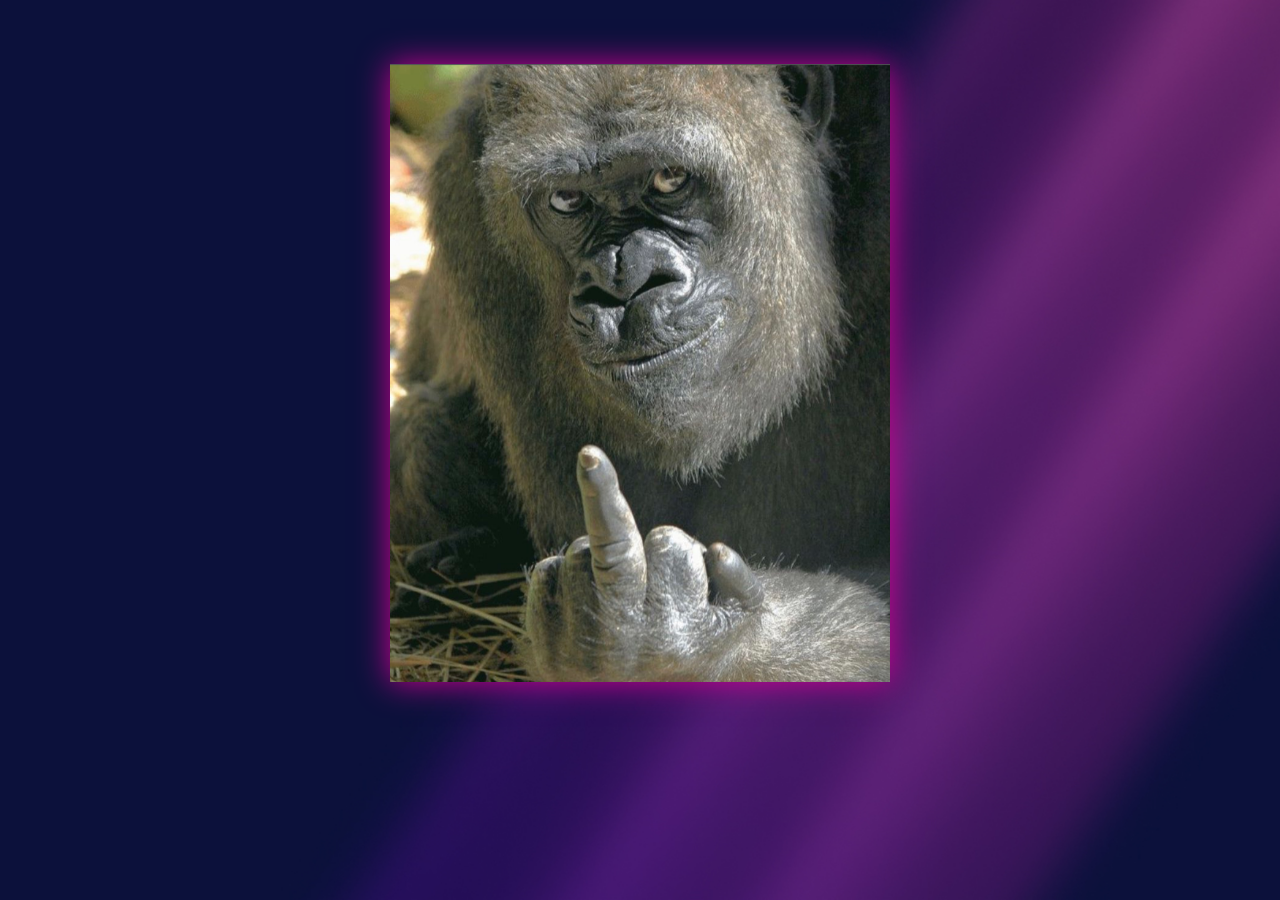
<file: end.html>
<!DOCTYPE html>
<html lang="en">
  <head>
    <meta charset="UTF-8" />
    <meta name="viewport" content="width=device-width, initial-scale=1.0" />
    <title>Txhis is the end</title>
    <link rel="stylesheet" href="./assets/css/styles.css" />
  </head>
  <body>
    <h3></h3>
    <img src="./assets/imgs/gorilla.png" />
    <!--   <h3>Grazie</h3>
    <img src="./assets/imgs/gorilla.png" -->
  </body>
</html>

<style>
  body {
    display: flex;
    flex-direction: column;
    justify-content: center;
    align-items: center;
    gap: 2rem;
  }

  img {
    width: 500px;
    box-shadow: 0 0 30px #d20094;
  }
</style>
</file>
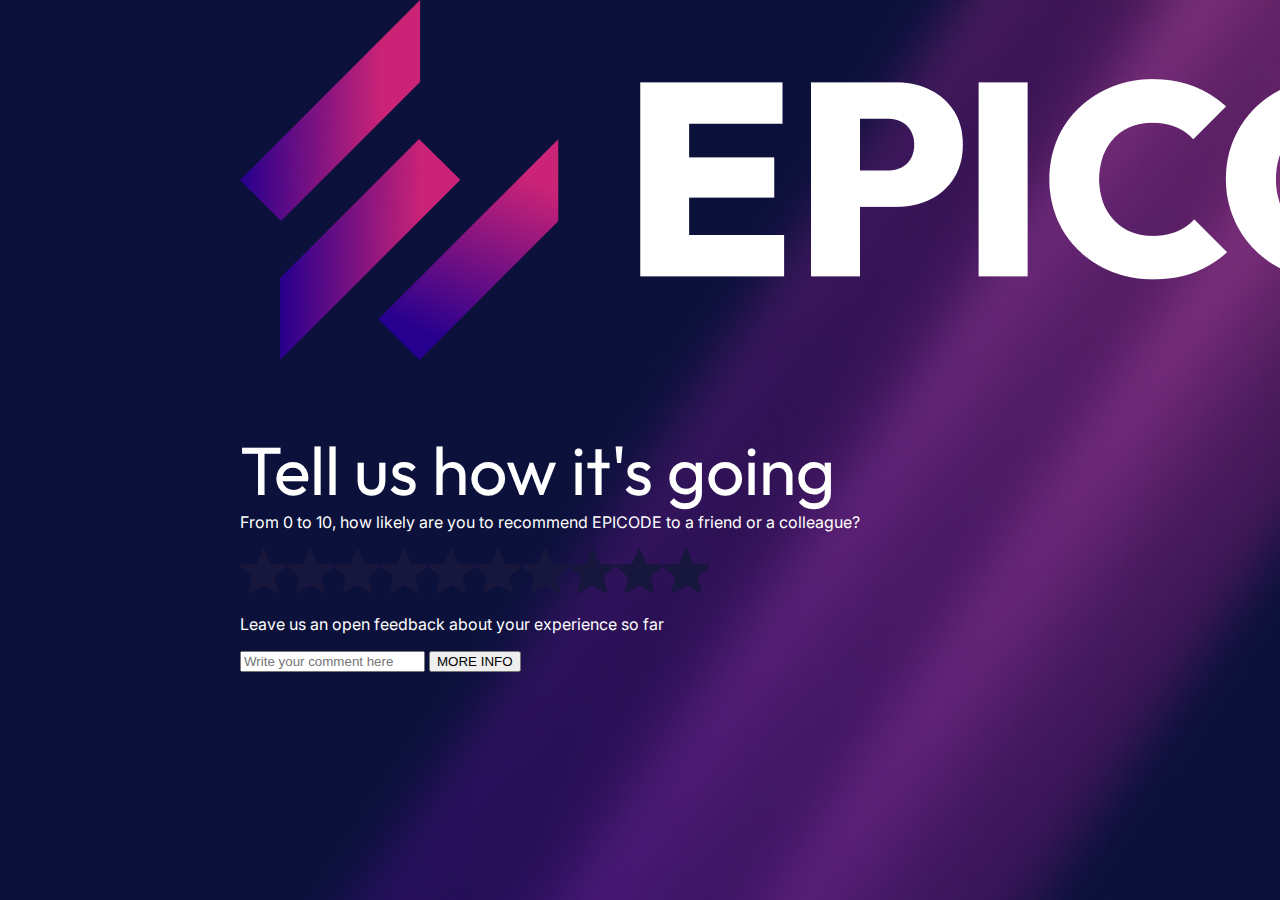
<file: feedback.html>
<!DOCTYPE html>
<html lang="en">
  <head>
    <meta charset="UTF-8" />
    <meta name="viewport" content="width=device-width, initial-scale=1.0" />
    <title>Feedback Page</title>
    <link rel="stylesheet" href="./assets/css/styles.css" />
    <link rel="stylesheet" href="./assets/css/feedback.css" />
  </head>
  <body>
    <header>
      <img class="logo-epicode" src="./assets/imgs/epicode_logo.png" alt="Epicode_logo" />
    </header>
    <main>
      <section>
        <h1>Tell us how it's going</h1>
        <p>From 0 to 10, how likely are you to recommend EPICODE to a friend or a colleague?</p>
        <div id="ratingStars">
          <svg class="star" width="47" height="46" viewBox="0 0 47 46" fill="blue" xmlns="http://www.w3.org/2000/svg">
            <path
              d="M22.2044 1.55551C22.6143 0.569963 24.0104 0.569964 24.4203 1.55552L29.9874 14.9402C30.1602 15.3557 30.5509 15.6396 30.9994 15.6756L45.4494 16.834C46.5134 16.9193 46.9448 18.2471 46.1341 18.9415L35.1248 28.3722C34.7831 28.6649 34.6338 29.1242 34.7382 29.5619L38.1018 43.6626C38.3494 44.7009 37.2199 45.5215 36.309 44.9651L23.9379 37.4089C23.5538 37.1743 23.0709 37.1743 22.6868 37.4089L10.3157 44.9651C9.40478 45.5215 8.27528 44.7009 8.52295 43.6626L11.8865 29.5619C11.9909 29.1242 11.8416 28.6649 11.4999 28.3722L0.490575 18.9415C-0.320069 18.2471 0.111362 16.9193 1.17535 16.834L15.6253 15.6756C16.0738 15.6396 16.4645 15.3557 16.6374 14.9402L22.2044 1.55551Z"
              fill="#17163d"
            />
          </svg>
        </div>
      </section>
      <section>
        <p>Leave us an open feedback about your experience so far</p>
        <input id="commentInput" type="text" placeholder="Write your comment here" />
        <button id="infoBtn">MORE INFO</button>
      </section>
      <script src="./assets/js/feedback.js"></script>
    </main>
  </body>
</html>
</file>
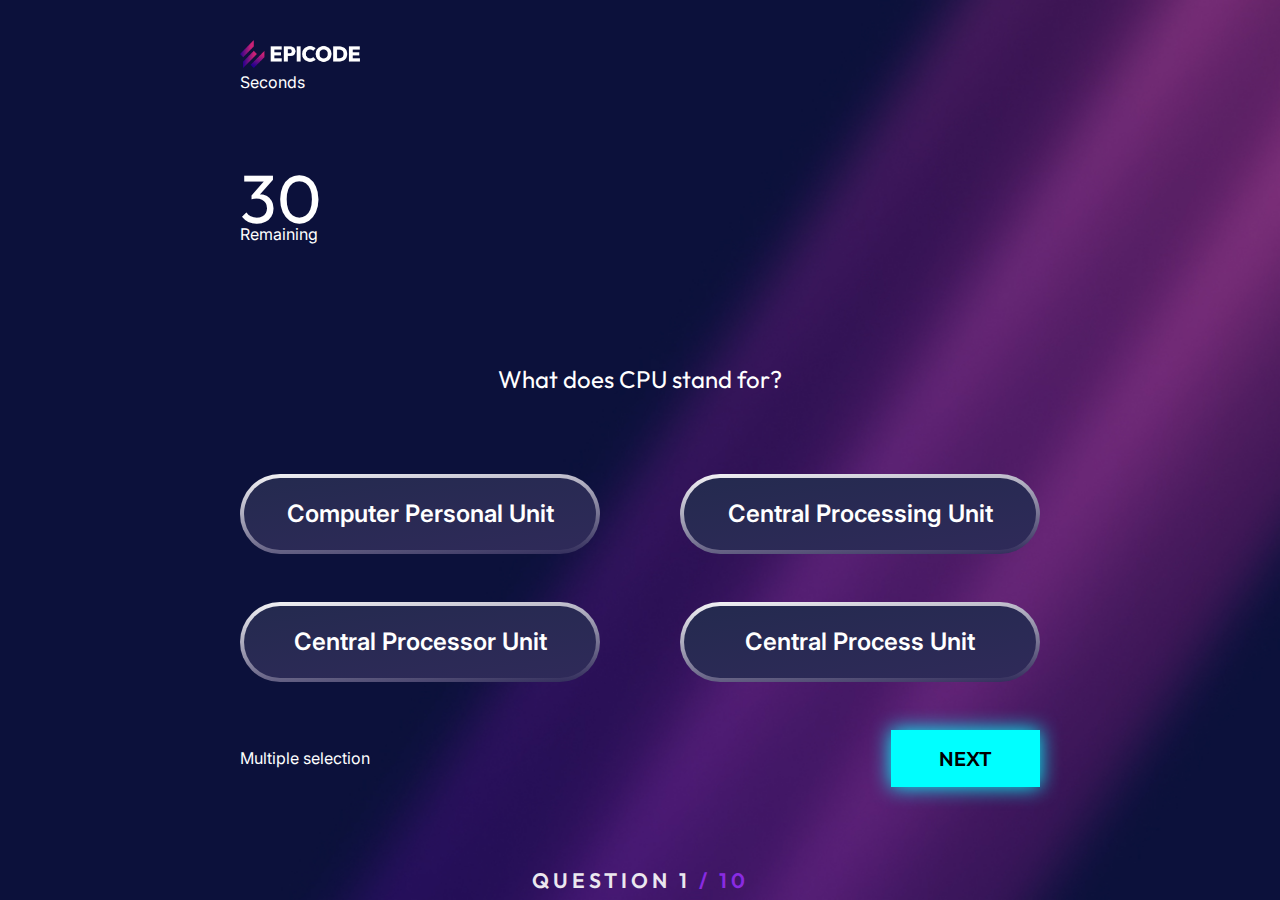
<file: test-elena.html>
<!DOCTYPE html>
<html lang="en">
  <head>
    <meta charset="UTF-8" />
    <meta name="viewport" content="width=device-width, initial-scale=1.0" />
    <link rel="stylesheet" href="./assets/css/styles.css" />
    <link rel="stylesheet" href="./assets/css/test-elena.css" />

    <title>Test</title>
  </head>
  <body>
    <header>
      <img src="./assets/imgs/epicode_logo.png" alt="" />

      <div>
        <p>Seconds</p>
        <h1 id="numero">30</h1>
        <p>Remaining</p>
      </div>
    </header>
    <main>
      <h2 id="question">DOMANDA</h2>
      <div id="answers">
        <div id="answer1" class="answer"></div>
        <div id="answer2" class="answer"></div>
        <div id="answer3" class="answer"></div>
        <div id="answer4" class="answer"></div>
      </div>
      <div class="type-of-question-section">
        <div id="typeOfQuestionText"></div>
        <button class="next-btn" id="typeOfQuestionBtn">NEXT</button>
      </div>
      <div id="qCounter">
        <h3>
          QUESTION
          <span id="currentQuestionNumber"></span>
          <span class="purple-text"> /</span>
          <span id="totalQuestions" class="purple-text"> </span>
        </h3>
      </div>
    </main>
    <script src="./assets/js/test-elena.js"></script>
  </body>
</html>
</file>
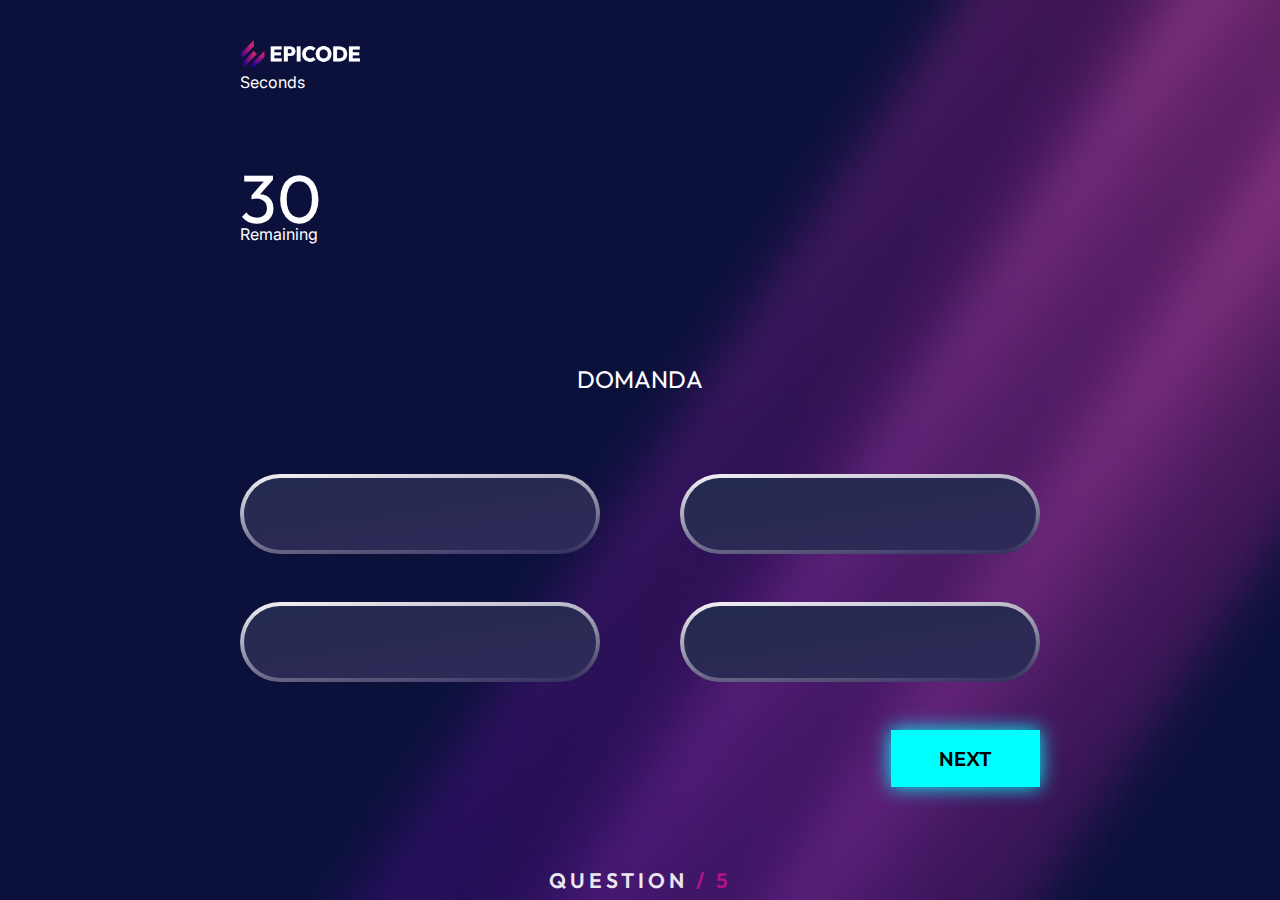
<file: test.html>
<!DOCTYPE html>
<html lang="en">
  <head>
    <meta charset="UTF-8" />
    <meta name="viewport" content="width=device-width, initial-scale=1.0" />
    <link rel="stylesheet" href="./assets/css/styles.css" />
    <link rel="stylesheet" href="./assets/css/test.css" />
    <title>Test</title>
  </head>
  <body>
    <header>
      <img src="./assets/imgs/epicode_logo.png" alt="" />
      <div>
        <p>Seconds</p>
        <h1 id="numero">30</h1>
        <p>Remaining</p>
      </div>
    </header>
    <main>
      <h2 id="question">DOMANDA</h2>
      <div id="answers">
        <div id="answer1" class="answer"></div>
        <div id="answer2" class="answer"></div>
        <div id="answer3" class="answer"></div>
        <div id="answer4" class="answer"></div>
      </div>
      <div class="type-of-question-section">
        <div id="typeOfQuestionText"></div>
        <button class="next-btn" id="typeOfQuestionBtn">NEXT</button>
      </div>
      <div id="qCounter">
        <h3>QUESTION <span id="numerator"></span> <span id="footerNumber">/ 5</span></h3>
      </div>
    </main>
    <script src="./assets/js/test.js"></script>
  </body>
</html>
</file>
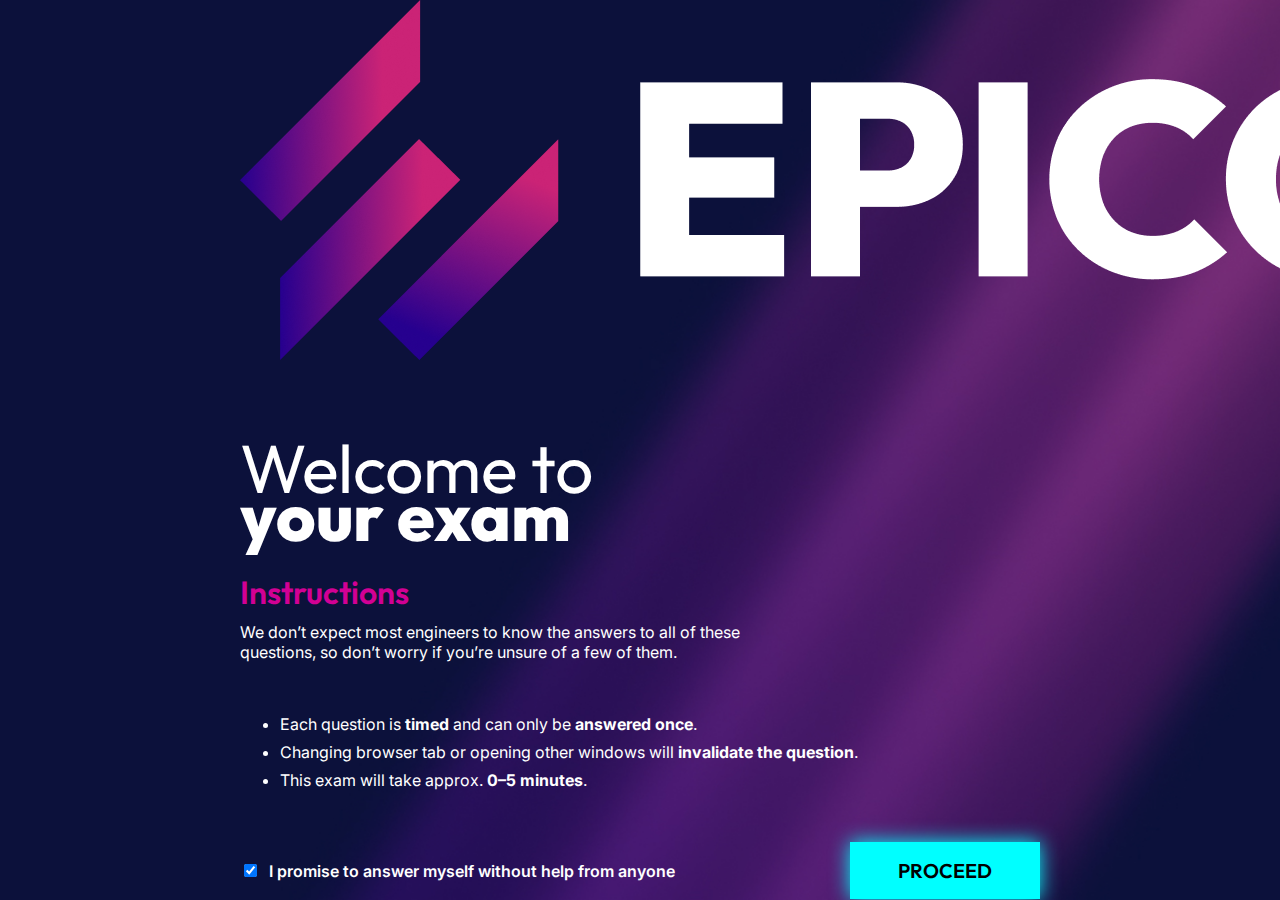
<file: welcome.html>
<!DOCTYPE html>
<html lang="en">
  <head>
    <meta charset="UTF-8" />
    <meta name="viewport" content="width=device-width, initial-scale=1.0" />
    <title>BW1 - TEAM 6</title>
    <link rel="stylesheet" href="./assets/css/styles.css" />
    <link rel="stylesheet" href="./assets/css/welcome.css" />
  </head>
  <body>
    <header>
      <img class="logo-epicode" src="./assets/imgs/epicode_logo.png" />
    </header>
    <main>
      <h1>
        Welcome to <br />
        <span>your exam</span>
      </h1>
      <div class="main-text">
        <h3>Instructions</h3>
        <p>We don’t expect most engineers to know the answers to all of these questions, so don’t worry if you’re unsure of a few of them.</p>
      </div>
      <ul>
        <li>Each question is <strong>timed</strong> and can only be <strong>answered once</strong>.</li>
        <li>Changing browser tab or opening other windows will <strong>invalidate the question</strong>.</li>
        <li>This exam will take approx. <strong>0–5 minutes</strong>.</li>
      </ul>
      <form>
        <span>
          <input type="checkbox" id="nohelp" checked="checked" required />
          <label for="nohelp">I promise to answer myself without help from anyone </label></span
        >
        <a href="test.html"><button class="next-btn" type="button">PROCEED</button></a>
      </form>
    </main>
    <script src="./assets/js/welcome.js"></script>
  </body>
</html>
</file>
<file: assets/css/styles.css>
/* file per css generale */

@import url("https://fonts.googleapis.com/css2?family=Inter:ital,opsz,wght@0,14..32,100..900;1,14..32,100..900&family=Outfit:wght@100..900&display=swap");

body {
  margin: 0 auto;
  max-width: 800px;
  background-color: #0c113b;
  background-image: url("../imgs/bg.jpg");
  background-repeat: no-repeat;
  background-attachment: fixed;
  background-size: cover;
  color: white;
  font-family: "Inter", sans-serif;
}

h1,
h2,
h3,
h4,
h5,
h6 {
  font-family: "Outfit", sans-serif;
  font-weight: 400;
  margin-bottom: 0;
}

h1 {
  font-size: 68px;
  line-height: 3.25rem;
  margin-top: 5rem;
}

h1 span {
  font-weight: 800;
}

h3 {
  color: #d20094;
  font-size: 32px;
  font-weight: 600;
}

.next-btn {
  background-color: #00ffff;
  padding: 1rem 3rem;
  border: none;
  font-family: "Outfit", sans-serif;
  font-weight: 600;
  font-size: 20px;
  box-shadow: 0px 0px 20px #00ffff;
}
</file>
<file: assets/css/feedback.css>

</file>
<file: assets/css/test-elena.css>
* {
  box-sizing: border-box;
  margin: 0;
  padding: 0;
}

body {
  width: 80%;
  margin-inline: auto;
}
header img {
  width: 15%;
  padding-top: 5%;
}
header #timerSeconds {
  position: absolute;
  display: flex;
  flex-direction: column;
  align-items: center;
  justify-content: center;
  text-align: center;
}
header #timerSeconds h1 {
  margin-block: -10%;
  font-size: 340%;
  opacity: 0.8;
}

header #timerSeconds p {
  opacity: 0.8;
  font-size: 70%;
}

main {
  margin-top: 15%;
}

#time {
  display: flex;
  justify-content: right;
}

#time svg {
  transform: rotate(-90deg);
}

#time .circle {
  position: relative;
  width: 150px;
  height: 150px;
  display: flex;
  justify-content: center;
  align-items: center;
}

#time .circle svg circle {
  width: 100%;
  height: 100%;
  fill: transparent;
  stroke-width: 15;
  transform: translate(5px, 5px);
}

#lowerCircle {
  opacity: 0.25;
  stroke-dasharray: 408;
  stroke: lightgray;
}

#upperCircle {
  stroke-dasharray: 408;
  stroke: #00ffff;
}

main h2 {
  text-align: center;
}

h3 {
  color: white;
}
#answers {
  margin-top: 10%;
  display: flex;
  justify-content: space-between;
  flex-wrap: wrap;
}
#answers div {
  display: flex;
  justify-content: center;
  align-items: center;
  width: 45%;
  border: 4px solid transparent;
  background: linear-gradient(172deg, rgba(36, 42, 79, 1) 0%, rgba(47, 42, 89, 1) 100%) padding-box,
    linear-gradient(175deg, rgba(246, 246, 248, 1) 0%, rgba(47, 42, 89, 1) 100%) border-box;
  border-radius: 60px;
  text-align: center;
  height: 80px;
  margin-bottom: 2em;
  font-size: 150%;
  font-weight: 600;
}

#answers div:hover {
  background: linear-gradient(180deg, #be008c 0%, #8d007a 100%) padding-box, linear-gradient(175deg, rgba(246, 246, 248, 1) 0%, #b91592 100%) border-box;
}
.purple-text {
  color: blueviolet;
}
#qCounter {
  text-align: center;
  margin-top: 10%;
}

#qCounter h3 {
  color: #ebe7ef;
}

#footerNumber {
  color: #b51289;
}

#qCounter #footerNumber,
h3 {
  font-size: 21px;
  letter-spacing: 4px;
}

.type-of-question-section {
  display: flex;
  justify-content: space-between;
}
#typeOfQuestionText {
  margin-block: auto;
}
#typeOfQuestionBtn {
  cursor: pointer;
}

#typeOfQuestionBtn:disabled {
  cursor: not-allowed;
}
</file>
<file: assets/css/test.css>
* {
  box-sizing: border-box;
  margin: 0;
  padding: 0;
}

body {
  width: 80%;
  margin-inline: auto;
}
header img {
  width: 15%;
  padding-top: 5%;
}
header #timerSeconds {
  position: absolute;
  display: flex;
  flex-direction: column;
  align-items: center;
  justify-content: center;
  text-align: center;
}
header #timerSeconds h1 {
  margin-block: -10%;
  font-size: 340%;
  opacity: 0.8;
}

header #timerSeconds p {
  opacity: 0.8;
  font-size: 70%;
}

main {
  margin-top: 15%;
}

#time {
  display: flex;
  justify-content: right;
}

#time svg {
  transform: rotate(-90deg);
}

#time .circle {
  position: relative;
  width: 150px;
  height: 150px;
  display: flex;
  justify-content: center;
  align-items: center;
}

#time .circle svg circle {
  width: 100%;
  height: 100%;
  fill: transparent;
  stroke-width: 15;
  transform: translate(5px, 5px);
}

#lowerCircle {
  opacity: 0.25;
  stroke-dasharray: 408;
  stroke: lightgray;
}

#upperCircle {
  stroke-dasharray: 408;
  stroke: #00ffff;
}

main h2 {
  text-align: center;
}

h3 {
  color: white;
}
#answers {
  margin-top: 10%;
  display: flex;
  justify-content: space-between;
  flex-wrap: wrap;
}
#answers div {
  display: flex;
  justify-content: center;
  align-items: center;
  width: 45%;
  border: 4px solid transparent;
  background: linear-gradient(172deg, rgba(36, 42, 79, 1) 0%, rgba(47, 42, 89, 1) 100%) padding-box,
    linear-gradient(175deg, rgba(246, 246, 248, 1) 0%, rgba(47, 42, 89, 1) 100%) border-box;
  border-radius: 60px;
  text-align: center;
  height: 80px;
  margin-bottom: 2em;
  font-size: 150%;
  font-weight: 600;
}

#answers div:hover {
  background: linear-gradient(180deg, #be008c 0%, #8d007a 100%) padding-box, linear-gradient(175deg, rgba(246, 246, 248, 1) 0%, #b91592 100%) border-box;
}
.purple-text {
  color: blueviolet;
}
#qCounter {
  text-align: center;
  margin-top: 10%;
}

#qCounter h3 {
  color: #ebe7ef;
}

#footerNumber {
  color: #b51289;
}

#qCounter #footerNumber,
h3 {
  font-size: 21px;
  letter-spacing: 4px;
}

.type-of-question-section {
  display: flex;
  justify-content: space-between;
}
#typeOfQuestionText {
  margin-block: auto;
}
#typeOfQuestionBtn {
  cursor: pointer;
}

#typeOfQuestionBtn:disabled {
  cursor: not-allowed;
}
</file>
<file: assets/css/welcome.css>
.main-text h3 {
  margin-bottom: 0;
}

.main-text p {
  width: 70%;
  margin-top: 10px;
}

h1 {
  margin-top: 5rem;
  line-height: 3rem;
}
ul {
  margin-block: 3rem;
}

li {
  line-height: 1.75rem;
}

label input[type="checkbox"] {
  background-color: none;
}

footer {
  display: inline-block;
}

form {
  display: flex;
  justify-content: space-between;
}

form span {
  margin-block: auto;
  font-weight: 600;
}

input[type="checkbox"] {
  margin-right: 0.5rem;
}
</file>
